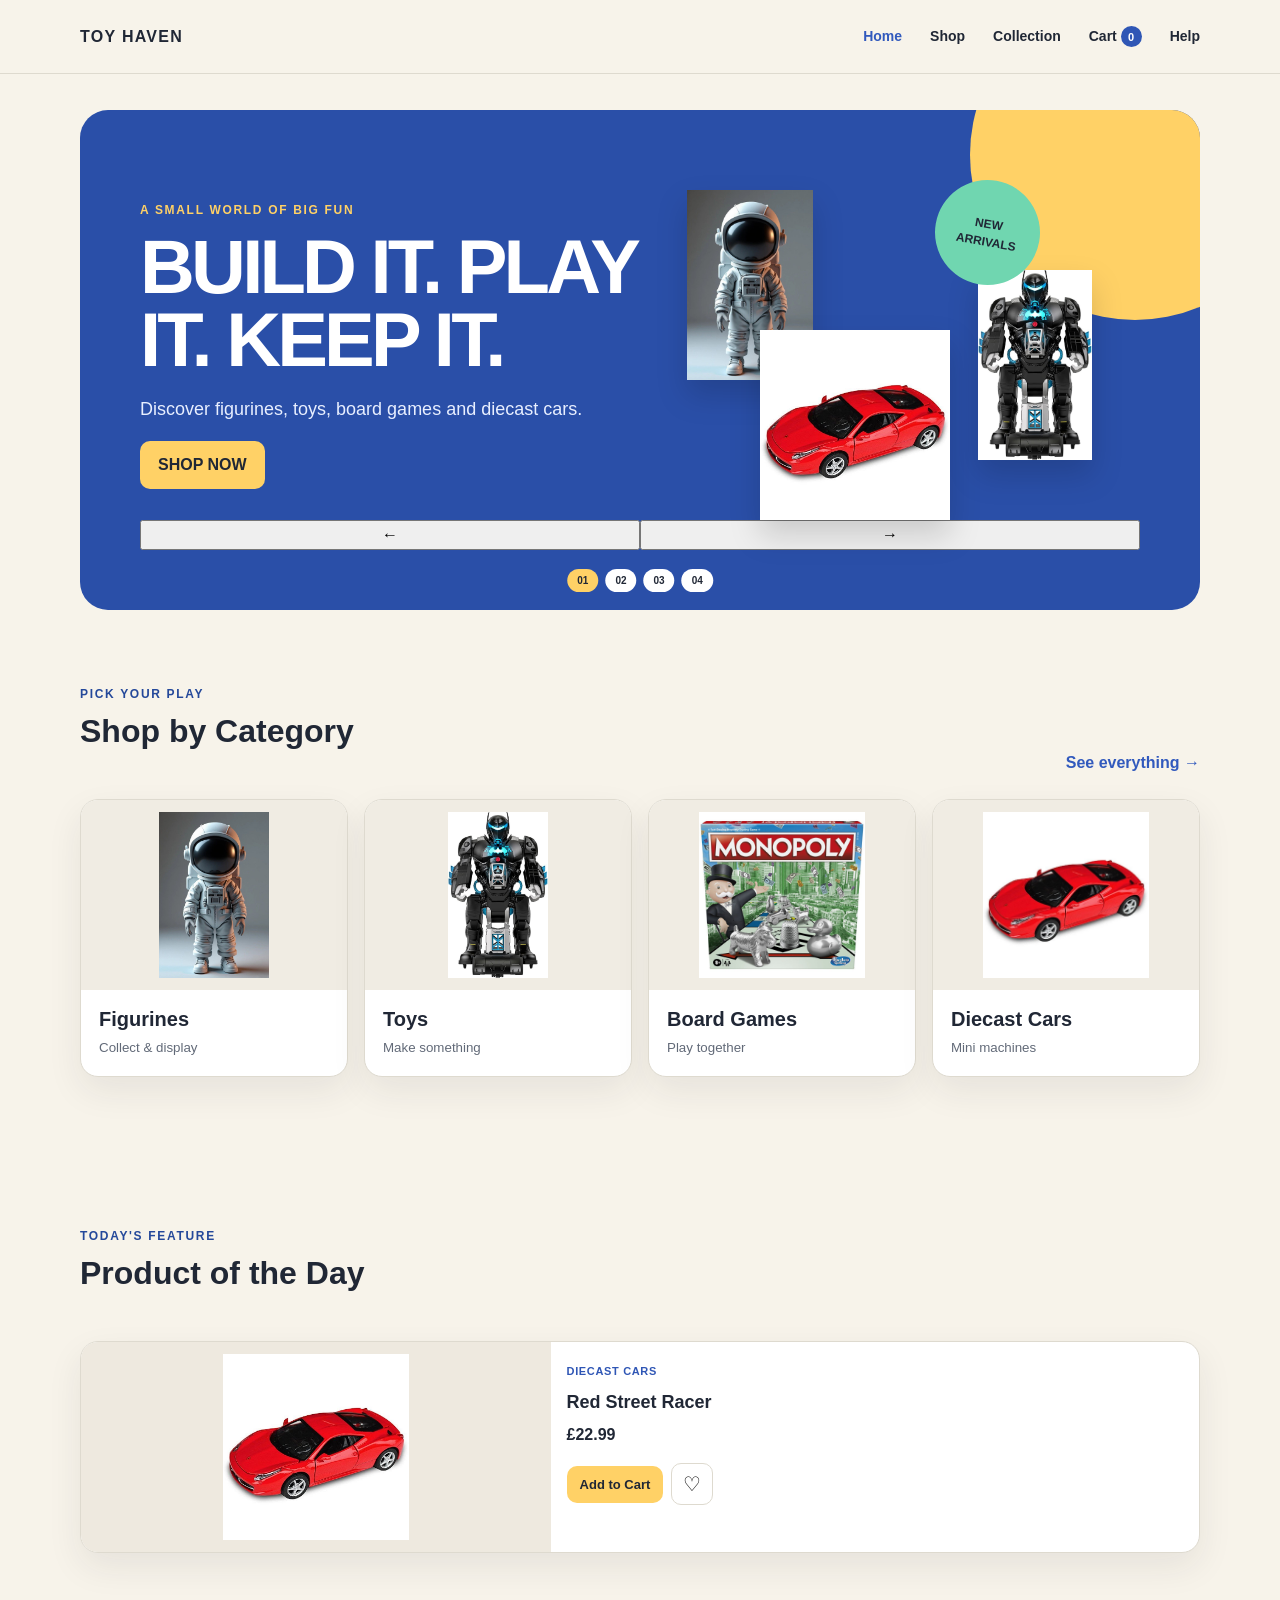
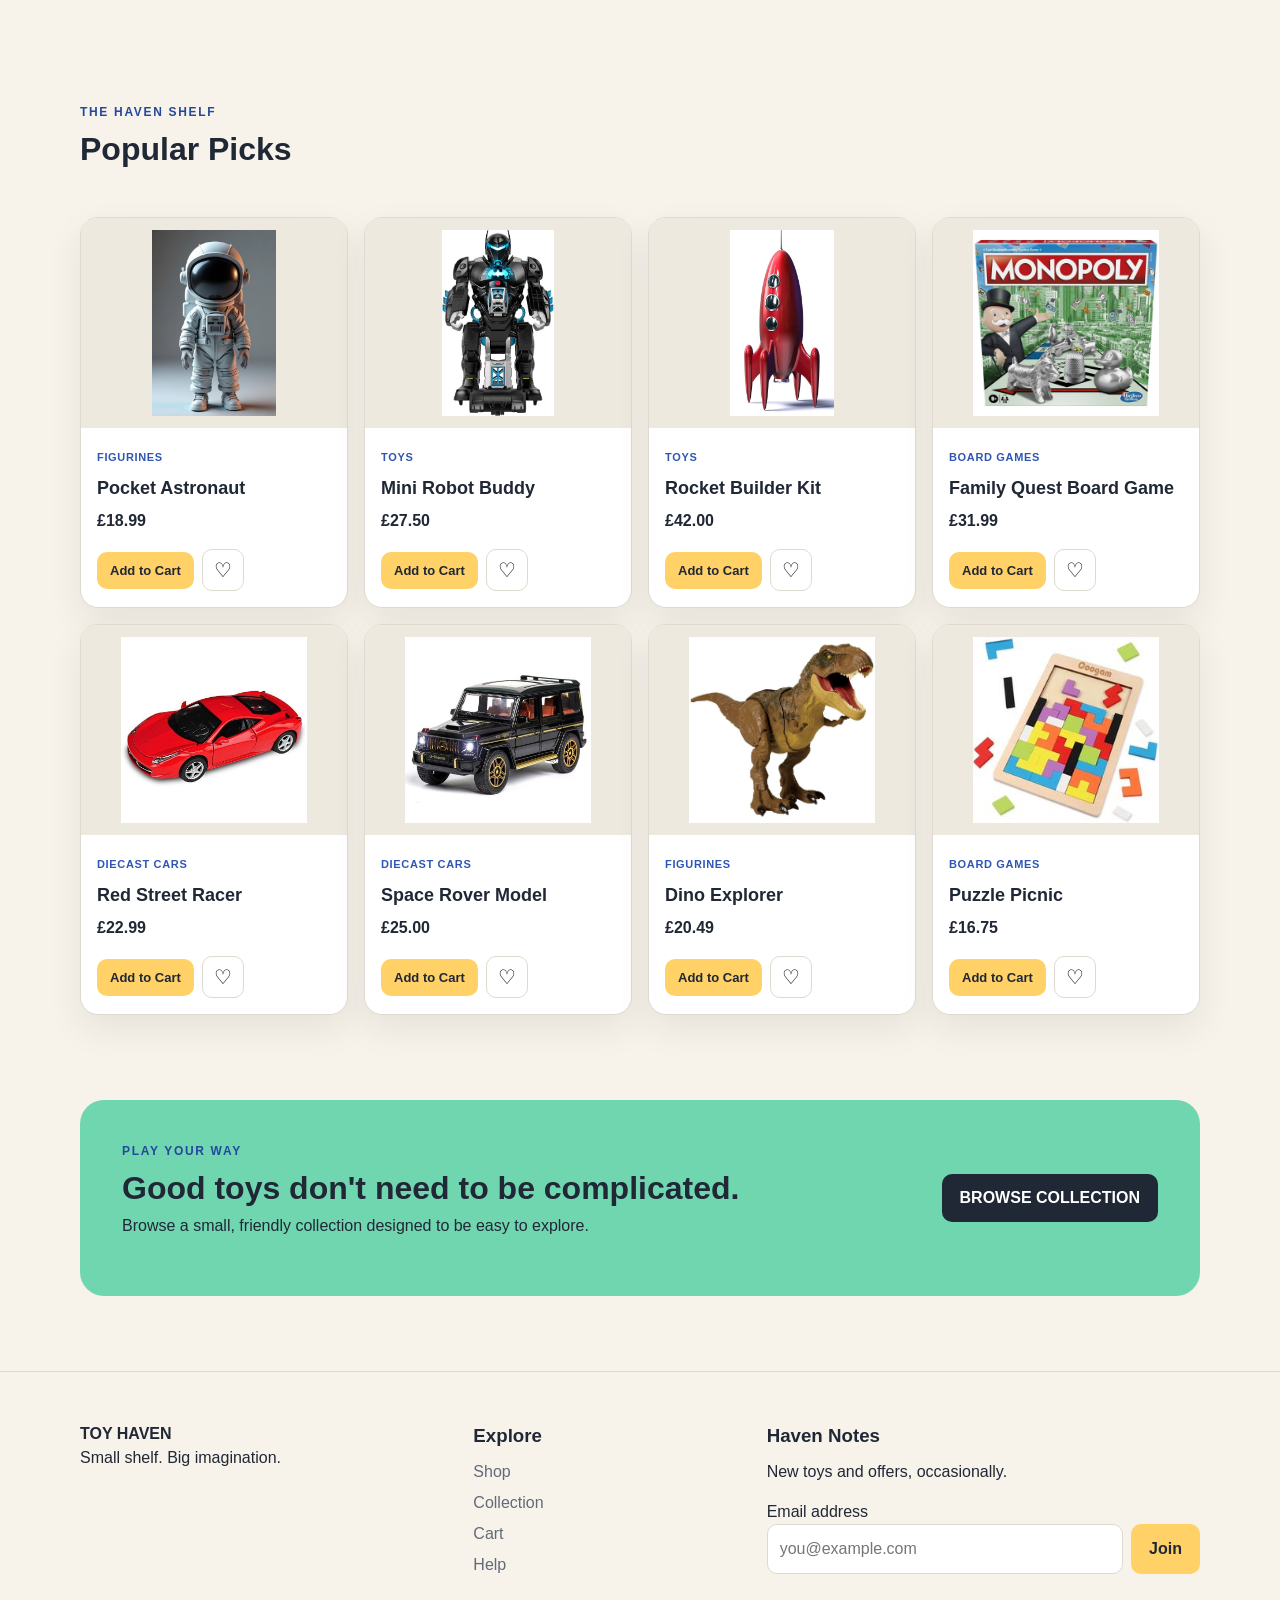
<file: index.html>
<!DOCTYPE html>
<html lang="en">
<head>
  <meta charset="UTF-8">

  <meta name="viewport" content="width=device-width, initial-scale=1.0">

  <meta name="description"
        content="Toy Haven - a playful collection of figurines, toys, board games and diecast cars.">

  <meta name="theme-color" content="#4B7BEC">

  <link rel="icon" href="assets/favicon.svg" type="image/svg+xml">

  <link rel="manifest" href="manifest.json">

  <link rel="stylesheet" href="css/style.css">

  <title>Toy Haven | Home</title>
</head>

<body data-page="home">

<header class="site-header">

  <a class="brand" href="index.html">TOY HAVEN</a>

  <button
    class="menu-toggle"
    aria-label="Open navigation"
    aria-expanded="false">

    <span></span>
    <span></span>
    <span></span>

  </button>

  <nav class="site-nav" aria-label="Main navigation">

    <a class="active" href="index.html">Home</a>

    <a href="products.html">Shop</a>

    <a href="wishlist.html">Collection</a>

    <a href="cart.html">Cart <span class="cart-count">0</span></a>

    <a href="support.html">Help</a>

  </nav>

</header>

<main>

  <!-- Hero Section -->
  <section class="hero loft-hero">

    <div class="hero-copy">

      <p class="eyebrow">A SMALL WORLD OF BIG FUN</p>

      <h1 id="hero-title">
        BUILD IT. PLAY IT. KEEP IT.
      </h1>

      <p id="hero-text">
        Discover figurines, toys, board games and diecast cars.
      </p>

      <a class="btn" href="products.html">
        SHOP NOW
      </a>

    </div>

    <div class="hero-collage" aria-hidden="true">

      <img class="float-one" src="assets/astronut.jpg" alt="">
      <img class="float-two" src="assets/robot.jpg" alt="">
      <img class="float-three" src="assets/car.jpg" alt="">

      <div class="sticker">
        NEW<br>
        ARRIVALS
      </div>

    </div>

    <div
      id="hero-dots"
      class="hero-dots">
    </div>

  </section>


  <!-- Shop by Category -->
  <section class="section reveal">

    <div class="section-heading">

      <div>

        <p class="eyebrow">PICK YOUR PLAY</p>

        <h2>Shop by Category</h2>

      </div>

      <a class="text-link" href="products.html">
        See everything →
      </a>

    </div>


    <div class="mood-grid">

      <a href="products.html?category=Figurines" class="mood-card">

        <img src="assets/astronut.jpg" alt="Figurines">

        <span>Figurines</span>

        <small>Collect &amp; display</small>

      </a>


      <a href="products.html?category=Toys" class="mood-card">

        <img src="assets/robot.jpg" alt="Toys">

        <span>Toys</span>

        <small>Make something</small>

      </a>


      <a href="products.html?category=Board%20Games" class="mood-card">

        <img src="assets/boardgame.jpg" alt="Board Games">

        <span>Board Games</span>

        <small>Play together</small>

      </a>


      <a href="products.html?category=Diecast%20Cars" class="mood-card">

        <img src="assets/car.jpg" alt="Diecast Cars">
        <span>Diecast Cars</span>
        <small>Mini machines</small>

      </a>

    </div>

  </section>


  <!-- Product of the Day -->
  <section class="section reveal">

    <div class="section-heading">

      <div>

        <p class="eyebrow">TODAY'S FEATURE</p>

        <h2>Product of the Day</h2>

      </div>

    </div>

    <div
      id="featured-product"
      class="product-grid featured-grid">
    </div>

  </section>


  <!-- Popular Products -->
  <section class="section reveal">

    <div class="section-heading">

      <div>

        <p class="eyebrow">THE HAVEN SHELF</p>

        <h2>Popular Picks</h2>

      </div>

    </div>

    <div
      id="home-product-grid"
      class="product-grid">
    </div>

  </section>


  <!-- Promotional Banner -->
  <section class="banner reveal">

    <div>

      <p class="eyebrow">PLAY YOUR WAY</p>

      <h2>Good toys don't need to be complicated.</h2>

      <p>Browse a small, friendly collection designed to be easy to explore.</p>

    </div>

    <a class="btn btn-dark" href="products.html">BROWSE COLLECTION</a>

  </section>

</main>


<!-- Footer -->
<footer class="site-footer">

  <div>

    <strong>TOY HAVEN</strong>

    <p>
      Small shelf. Big imagination.
    </p>

  </div>

  <div>

    <h3>Explore</h3>

    <a href="products.html">Shop</a>

    <a href="wishlist.html">Collection</a>

    <a href="cart.html">Cart</a>

    <a href="support.html">Help</a>

  </div>

  <!-- Newsletter -->
  <form
    id="newsletter-form"
    class="newsletter">

    <h3>Haven Notes</h3>

    <p>
      New toys and offers, occasionally.
    </p>

    <label
      class="sr-only"
      for="newsletter-email">
      Email address
    </label>

    <div class="inline-form">

      <input
        id="newsletter-email"
        type="email"
        placeholder="you@example.com"
        required>

      <button class="btn" type="submit">Join</button>

    </div>

    <small
      id="newsletter-message"
      class="form-message">
    </small>

  </form>

</footer>

<!-- Toast Notification -->
<div
  id="toast"
  class="toast"
  role="status"
  aria-live="polite">
</div>

<script src="js/products-data.js"></script>

<script src="js/app.js"></script>

</body>
</html>
</file>
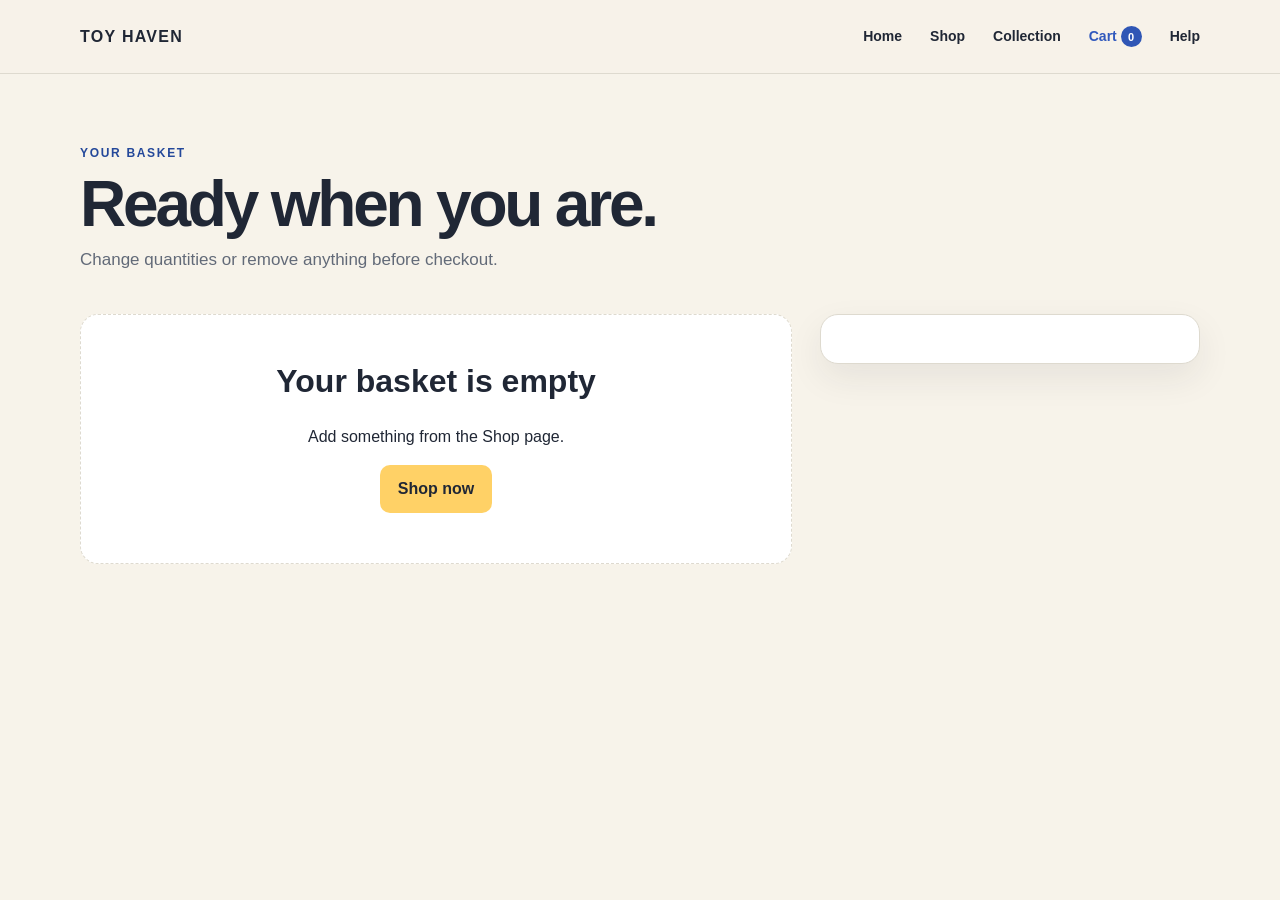
<file: cart.html>
<!DOCTYPE html>
<html lang="en">

<head>
    <meta charset="UTF-8">
    <meta name="viewport" content="width=device-width, initial-scale=1.0">

    <meta name="description" content="Toy Haven shopping cart.">
    <meta name="theme-color" content="#4B7BEC">

    <link rel="icon" href="assets/favicon.svg" type="image/svg+xml">
    <link rel="manifest" href="manifest.json">
    <link rel="stylesheet" href="css/style.css">

    <title>Toy Haven | Cart</title>
</head>

<body data-page="cart">

    <!--Header-->
    <header class="site-header">

        <a class="brand" href="index.html">TOY HAVEN</a>

        <!--Mobile menu button-->
        <button 
            class="menu-toggle" 
            aria-label="Open navigation" 
            aria-expanded="false">

            <span></span>
            <span></span>
            <span></span>
        </button>

        <!--Navigation-->
        <nav class="site-nav" aria-label="Main navigation">

            <a href="index.html">Home</a>

            <a href="products.html">Shop</a>

            <a href="wishlist.html">Collection</a>

            <a class="active" href="cart.html">
                Cart <span class="cart-count">0</span>
            </a>

            <a href="support.html">Help</a>

        </nav>

    </header>

    <!--Main content-->
    <main class="page-main">

        <!--Page introduction-->
        <div class="page-intro">

            <p class="eyebrow">YOUR BASKET</p>

            <h1>Ready when you are.</h1>

            <p>
                Change quantities or remove anything before checkout.
            </p>

        </div>

        <!--Cart area-->
        <div class="cart-layout">

            <div>

                <div id="cart-list"></div>

            </div>

            <!--Order summary-->
            <aside 
                id="cart-summary"
                class="summary-card">
            </aside>

        </div>

    </main>

    <!--Toast message-->
    <div 
        id="toast"
        class="toast"
        role="status"
        aria-live="polite">
    </div>

    <!--JavaScript-->
    <script src="js/products-data.js"></script>
    <script src="js/app.js"></script>

</body>

</html>
</file>
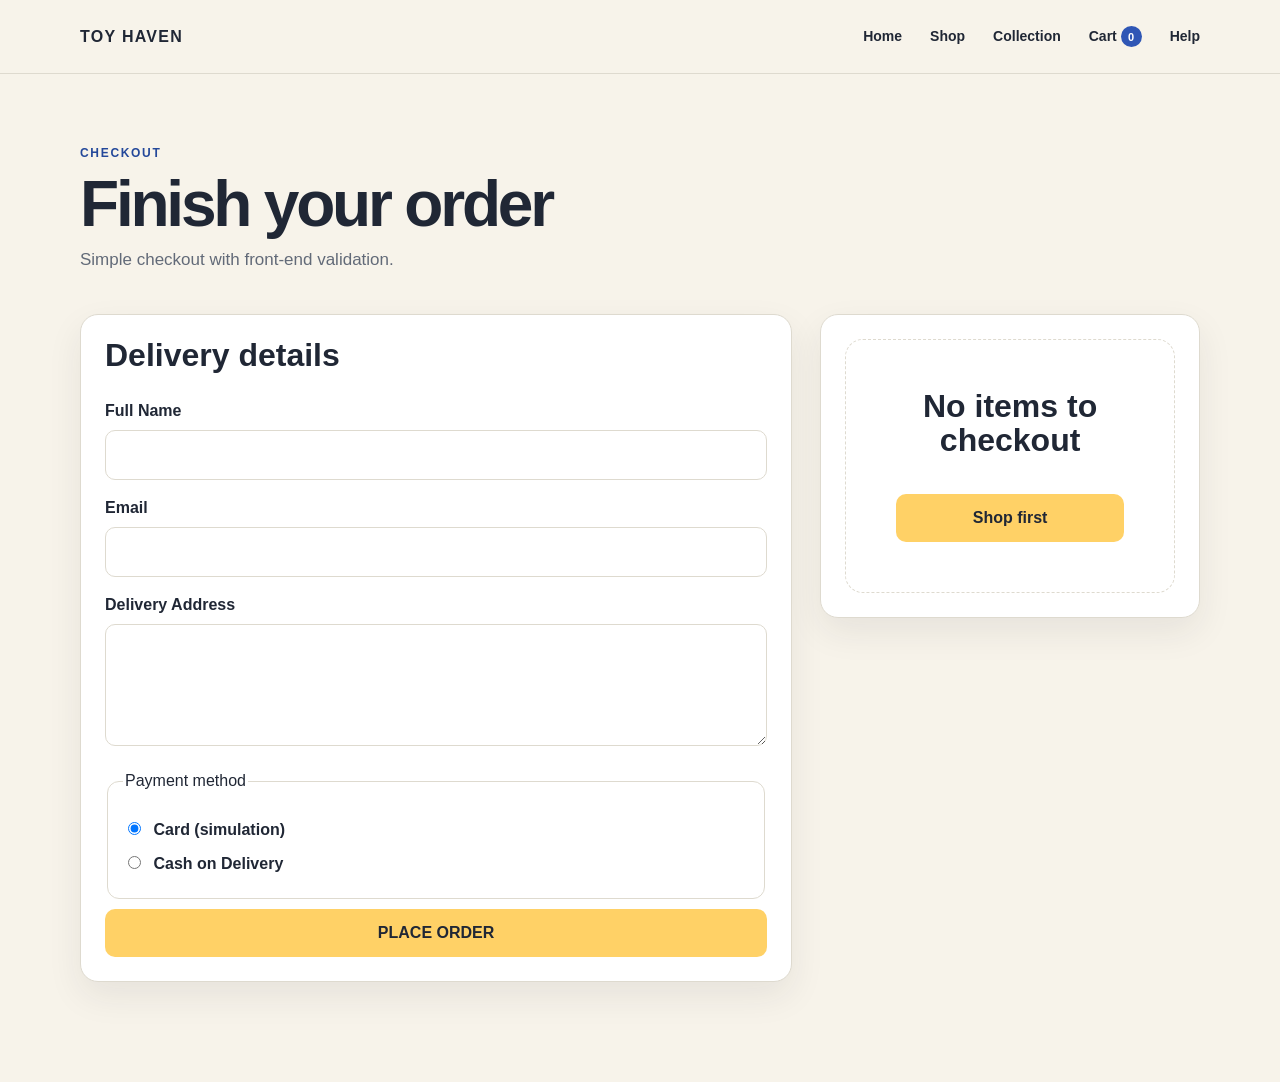
<file: checkout.html>
<!DOCTYPE html>
<html lang="en">

<head>
    <meta charset="UTF-8">
    <meta name="viewport" content="width=device-width, initial-scale=1.0">

    <meta name="description" content="Toy Haven checkout.">
    <meta name="theme-color" content="#4B7BEC">

    <link rel="icon" href="assets/favicon.svg" type="image/svg+xml">
    <link rel="manifest" href="manifest.json">
    <link rel="stylesheet" href="css/style.css">

    <title>Toy Haven | Checkout</title>
</head>

<body data-page="checkout">

    <!--Header-->
    <header class="site-header">

        <a class="brand" href="index.html">TOY HAVEN</a>

        <!--Mobile menu button-->
        <button 
            class="menu-toggle" 
            aria-label="Open navigation" 
            aria-expanded="false">

            <span></span>
            <span></span>
            <span></span>
        </button>

        <!--Navigation-->
        <nav class="site-nav" aria-label="Main navigation">

            <a href="index.html">Home</a>

            <a href="products.html">Shop</a>

            <a href="wishlist.html">Collection</a>

            <a href="cart.html">
                Cart <span class="cart-count">0</span>
            </a>

            <a href="support.html">Help</a>

        </nav>

    </header>

    <!--Main content-->
    <main class="page-main">

        <!--Page introduction-->
        <div class="page-intro">

            <p class="eyebrow">CHECKOUT</p>

            <h1>Finish your order</h1>

            <p>
                Simple checkout with front-end validation.
            </p>

        </div>

        <!--Checkout area-->
        <div class="checkout-layout">

            <!--Checkout form-->
            <form 
                id="checkout-form"
                class="form-card"
                novalidate>

                <h2>Delivery details</h2>

                <!--Full name-->
                <label>
                    Full Name

                    <input 
                        id="checkout-name"
                        name="name"
                        type="text"
                        required>

                </label>

                <!--Email-->
                <label>
                    Email

                    <input 
                        id="checkout-email"
                        name="email"
                        type="email"
                        required>

                </label>

                <!--Address-->
                <label>
                    Delivery Address

                    <textarea 
                        id="checkout-address"
                        name="address"
                        rows="4"
                        required>
                    </textarea>
                </label>

                <!--Payment method-->
                <fieldset>

                    <legend>Payment method</legend>

                    <label class="radio">
                        <input 
                            type="radio"
                            name="payment"
                            value="Card"
                            checked>

                        Card (simulation)
                    </label>

                    <label class="radio">
                        <input 
                            type="radio"
                            name="payment"
                            value="Cash on Delivery">

                        Cash on Delivery
                    </label>

                </fieldset>

                <!--Validation message-->
                <div 
                    id="checkout-message"
                    class="form-message">
                </div>

                <!--Submit button-->
                <button class="btn" type="submit">PLACE ORDER</button>

            </form>

            <!--Order summary-->
            <aside 
                id="checkout-summary"
                class="summary-card">
            </aside>

        </div>

    </main>

    <!--Order success message-->
    <div 
        id="success-box"
        class="success-box"
        aria-hidden="true">
    </div>

    <!--Toast message-->
    <div 
        id="toast"
        class="toast"
        role="status"
        aria-live="polite">
    </div>

    <!--JavaScript-->
    <script src="js/products-data.js"></script>
    <script src="js/app.js"></script>

</body>

</html>
</file>
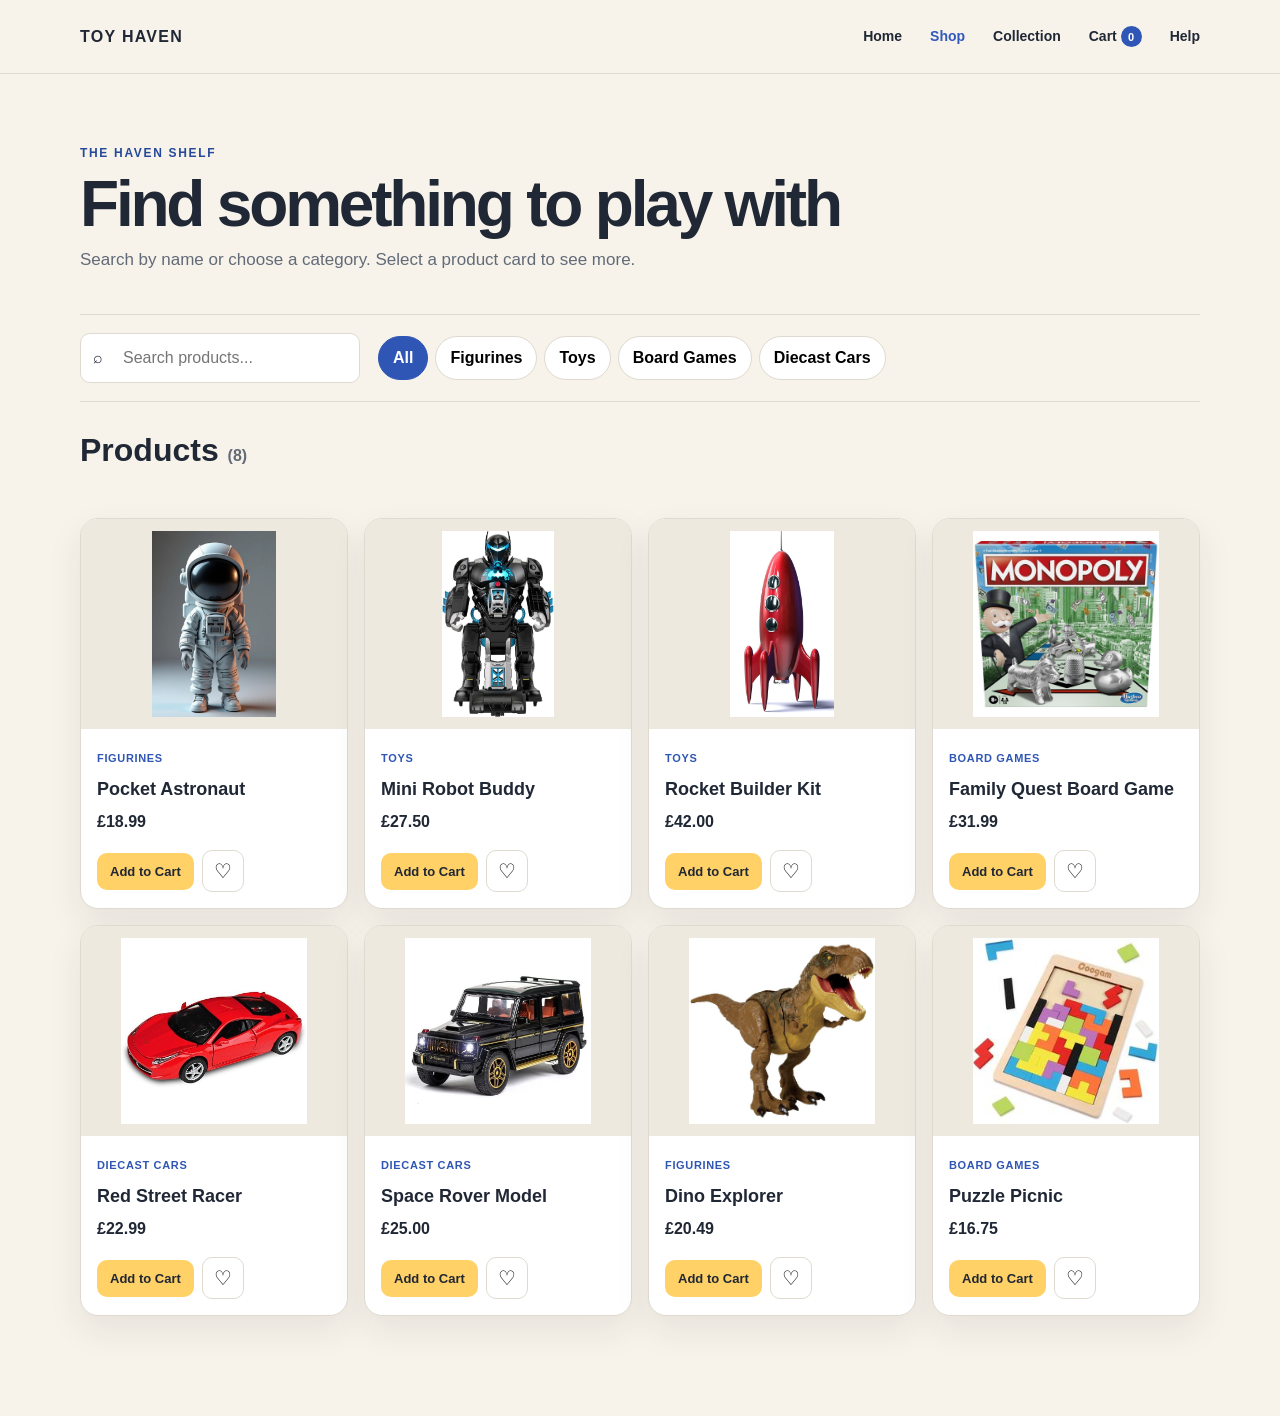
<file: products.html>
<!DOCTYPE html>
<html lang="en">

<head>
    <meta charset="UTF-8">
    <meta name="viewport" content="width=device-width, initial-scale=1.0">

    <meta name="description" content="Browse Toy Haven products.">
    <meta name="theme-color" content="#4B7BEC">

    <link rel="icon" href="assets/favicon.svg" type="image/svg+xml">
    <link rel="manifest" href="manifest.json">
    <link rel="stylesheet" href="css/style.css">

    <title>Toy Haven | Shop</title>
</head>

<body data-page="products">

    <!--Header-->
    <header class="site-header">

        <a class="brand" href="index.html">TOY HAVEN</a>

        <!--Mobile menu button-->
        <button 
            class="menu-toggle" 
            aria-label="Open navigation" 
            aria-expanded="false">

            <span></span>
            <span></span>
            <span></span>
        </button>

        <!--Navigation-->
        <nav class="site-nav" aria-label="Main navigation">

            <a href="index.html">Home</a>

            <a class="active" href="products.html">Shop</a>

            <a href="wishlist.html">Collection</a>

            <a href="cart.html">
                Cart <span class="cart-count">0</span>
            </a>

            <a href="support.html">Help</a>

        </nav>

    </header>

    <!--Main content-->
    <main class="page-main">

        <!--Page introduction-->
        <div class="page-intro">

            <p class="eyebrow">THE HAVEN SHELF</p>

            <h1>Find something to play with</h1>

            <p>
                Search by name or choose a category.
                Select a product card to see more.
            </p>

        </div>

        <!--Search and category controls-->
        <div class="shop-controls">

            <!--Search-->
            <label class="search-box">

                <span>⌕</span>

                <input 
                    id="product-search"
                    type="search"
                    placeholder="Search products..."
                    aria-label="Search products">

            </label>

            <!--Category filters-->
            <div 
                id="category-filters"
                class="filters">
            </div>

        </div>

        <!--Product count-->
        <div class="section-heading compact">

            <h2>
                Products 
                <span id="product-count" class="count"></span>
            </h2>

        </div>

        <!--Product cards-->
        <div id="product-grid" class="product-grid"></div>

    </main>

    <!--Product details modal-->
    <div 
        id="product-modal"
        class="modal"
        aria-hidden="true">

        <div 
            class="modal-box"
            role="dialog"
            aria-modal="true"
            aria-labelledby="modal-title">

            <button 
                class="modal-close"
                aria-label="Close">×</button>

            <div id="modal-content"></div>

        </div>

    </div>

    <!--Toast message-->
    <div 
        id="toast"
        class="toast"
        role="status"
        aria-live="polite">
    </div>

    <!--Javascript-->
    <script src="js/products-data.js"></script>
    <script src="js/app.js"></script>

</body>

</html>
</file>
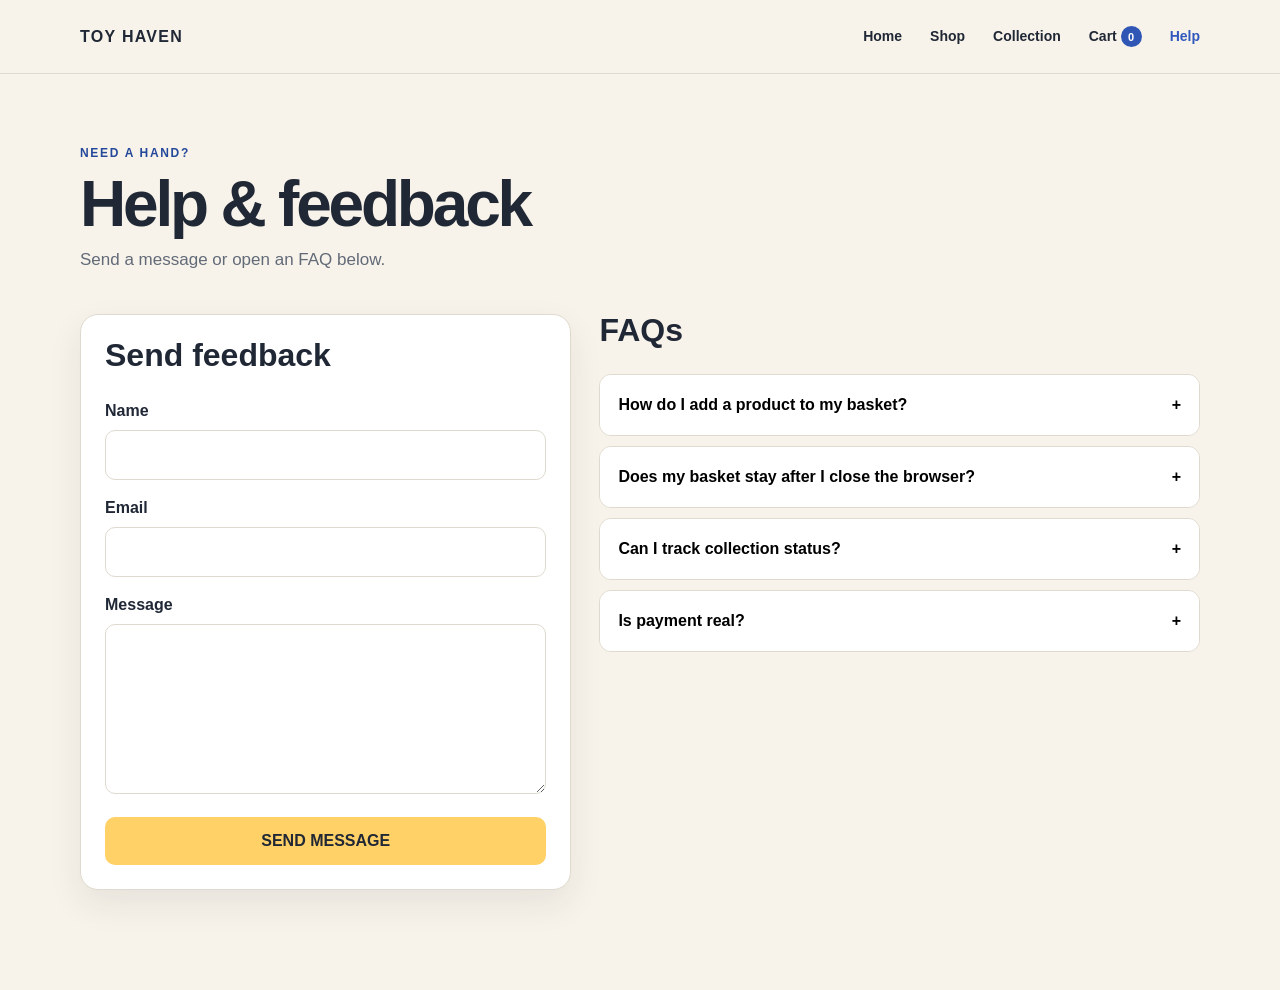
<file: support.html>
<!DOCTYPE html>
<html lang="en">

<head>
    <meta charset="UTF-8">
    <meta name="viewport" content="width=device-width, initial-scale=1.0">

    <meta name="description" content="Toy Haven feedback and support.">
    <meta name="theme-color" content="#4B7BEC">

    <link rel="icon" href="assets/favicon.svg" type="image/svg+xml">
    <link rel="manifest" href="manifest.json">
    <link rel="stylesheet" href="css/style.css">

    <title>Toy Haven | Help</title>
</head>

<body data-page="support">

    <!--Header-->
    <header class="site-header">

        <a class="brand" href="index.html">TOY HAVEN</a>

        <!--Mobile menu button-->
        <button 
            class="menu-toggle" 
            aria-label="Open navigation" 
            aria-expanded="false">

            <span></span>
            <span></span>
            <span></span>
        </button>

        <!--Navigation-->
        <nav class="site-nav" aria-label="Main navigation">

            <a href="index.html">Home</a>

            <a href="products.html">Shop</a>

            <a href="wishlist.html">Collection</a>

            <a href="cart.html">
                Cart <span class="cart-count">0</span>
            </a>

            <a class="active" href="support.html">Help</a>

        </nav>

    </header>

    <!--Main content-->
    <main class="page-main">

        <!--Page introduction-->
        <div class="page-intro">

            <p class="eyebrow">NEED A HAND?</p>

            <h1>Help & feedback</h1>

            <p>
                Send a message or open an FAQ below.
            </p>

        </div>

        <!--Support area-->
        <div class="support-layout">

            <!--Feedback form-->
            <form 
                id="feedback-form"
                class="form-card"
                novalidate>

                <h2>Send feedback</h2>

                <!--Name-->
                <label>
                    Name
                    <input 
                        id="feedback-name"
                        name="name"
                        type="text"
                        required>

                </label>

                <!--Email-->
                <label>
                    Email
                    <input 
                        id="feedback-email"
                        name="email"
                        type="email"
                        required>

                </label>

                <!--Message-->
                <label>
                    Message
                    <textarea 
                        id="feedback-message"
                        name="message"
                        rows="6"
                        required>
                    </textarea>
                </label>

                <!--Feedback status-->
                <div 
                    id="feedback-status"
                    class="form-message">
                </div>

                <!--Submit button-->
                <button class="btn" type="submit">SEND MESSAGE</button>

            </form>

            <!--FAQ section-->
            <section>

                <h2>FAQs</h2>

                <div 
                    id="faq-list"
                    class="faq-list">
                </div>

            </section>

        </div>

    </main>

    <!--Toast message-->
    <div 
        id="toast"
        class="toast"
        role="status"
        aria-live="polite">
    </div>

    <!--JavaScript-->
    <script src="js/products-data.js"></script>
    <script src="js/app.js"></script>

</body>

</html>
</file>
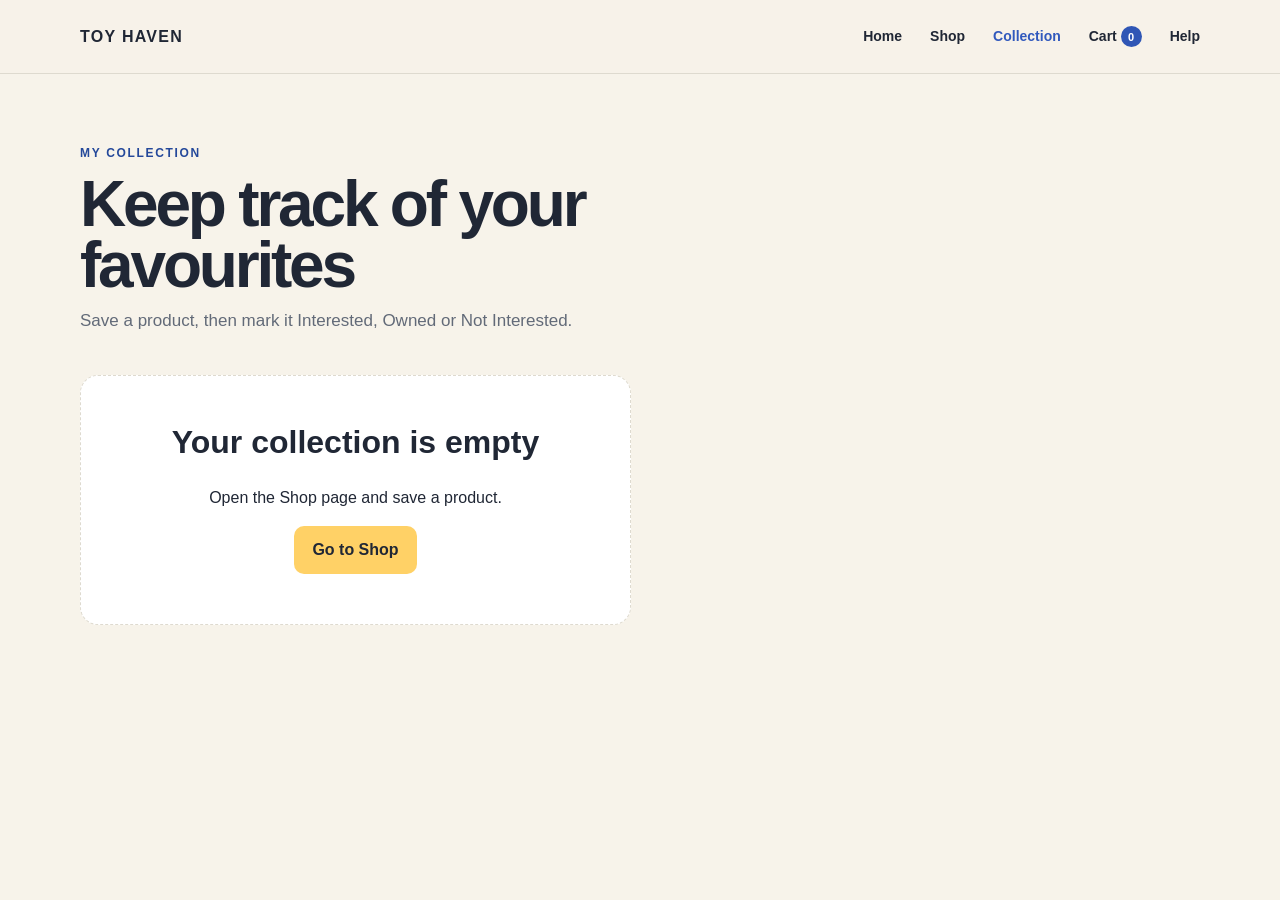
<file: wishlist.html>
<!DOCTYPE html>
<html lang="en">

<head>
    <meta charset="UTF-8">
    <meta name="viewport" content="width=device-width, initial-scale=1.0">

    <meta name="description" content="Toy Haven collection and wishlist.">
    <meta name="theme-color" content="#4B7BEC">

    <link rel="icon" href="assets/favicon.svg" type="image/svg+xml">
    <link rel="manifest" href="manifest.json">
    <link rel="stylesheet" href="css/style.css">

    <title>Toy Haven | Collection</title>
</head>

<body data-page="wishlist">

    <!--Header-->
    <header class="site-header">

        <a class="brand" href="index.html">TOY HAVEN</a>

        <!--Mobile menu button-->
        <button 
            class="menu-toggle" 
            aria-label="Open navigation" 
            aria-expanded="false">

            <span></span>
            <span></span>
            <span></span>
        </button>

        <!--Navigation-->
        <nav class="site-nav" aria-label="Main navigation">

            <a href="index.html">Home</a>

            <a href="products.html">Shop</a>

            <a class="active" href="wishlist.html">Collection</a>

            <a href="cart.html">
                Cart <span class="cart-count">0</span>
            </a>

            <a href="support.html">Help</a>

        </nav>

    </header>

    <!--Main content-->
    <main class="page-main">

        <!--Page introduction-->
        <div class="page-intro">

            <p class="eyebrow">MY COLLECTION</p>

            <h1>Keep track of your favourites</h1>

            <p>
                Save a product, then mark it Interested, Owned or Not Interested.
            </p>

        </div>

        <!--Wishlist/ Collection products-->
        <div 
        id="wishlist-list" 
        class="collection-grid"></div>

    </main>

    <!--Toast message-->
    <div 
        id="toast" 
        class="toast" 
        role="status" 
        aria-live="polite">
    </div>

    <!--JavaScript-->
    <script src="js/products-data.js"></script>
    <script src="js/app.js"></script>

</body>

</html>
</file>
<file: css/style.css>
:root {
    --blue: #2F56B5;
    --blue-dark: #3159BD;
    --yellow: #FFD166;
    --mint: #70D6B0;
    --cream: #F7F3EA;
    --ink: #202735;
    --muted: #626A78;
    --white: #fff;
    --line: #DEDACF;
    --shadow: 0 14px 35px rgba(32,39,53,.08);
    --radius: 18px;
}


/* ==============================
   GENERAL STYLES
   ============================== */

* {
    box-sizing: border-box;
}

html {
    scroll-behavior: smooth;
}

body {
    margin: 0;
    background: var(--cream);
    color: var(--ink);
    font-family: Arial, Helvetica, sans-serif;
    line-height: 1.5;
}

img {
    max-width: 100%;
    display: block;
}

button,
input,
textarea,
select {
    font: inherit;
}

button,
a {
    transition: .2s ease;
}

a {
    color: inherit;
    text-decoration: none;
}


/* ==============================
   HEADER AND NAVIGATION
   ============================== */

.site-header {
    height: 74px;
    border-bottom: 1px solid var(--line);
    display: flex;
    align-items: center;
    justify-content: space-between;
    padding: 0 max(24px, calc((100% - 1120px) / 2));
    background: rgba(247,243,234,.96);
    position: sticky;
    top: 0;
    z-index: 20;
}

.brand {
    font-weight: 900;
    letter-spacing: .08em;
}

.site-nav {
    display: flex;
    gap: 28px;
    align-items: center;
}

.site-nav a {
    font-size: 14px;
    font-weight: 700;
}

.site-nav a:hover,
.site-nav a.active {
    color: var(--blue-dark);
}

.cart-count {
    display: inline-grid;
    place-items: center;
    min-width: 21px;
    height: 21px;
    padding: 0 5px;
    border-radius: 99px;
    background: var(--blue);
    color: #fff;
    font-size: 11px;
}

.menu-toggle {
    display: none;
    background: none;
    border: 0;
    width: 42px;
    height: 42px;
}

.menu-toggle span {
    display: block;
    width: 22px;
    height: 2px;
    background: var(--ink);
    margin: 5px auto;
}


/* ==============================
   MAIN LAYOUT
   ============================== */

.hero,
.section,
.page-main {
    width: min(1120px, calc(100% - 40px));
    margin: auto;
}


/* ==============================
   HERO SECTION
   ============================== */

.loft-hero {
    margin-top: 36px;
    min-height: 480px;
    background: #2A4FA8;
    border-radius: 28px;
    padding: 60px;
    display: grid;
    grid-template-columns: 1fr 1fr;
    align-items: center;
    position: relative;
    overflow: hidden;
    color: #fff;
}

.loft-hero:after {
    content: "";
    position: absolute;
    width: 330px;
    height: 330px;
    border-radius: 50%;
    background: var(--yellow);
    right: -100px;
    top: -120px;
}

.hero-copy {
    position: relative;
    z-index: 2;
    max-width: 540px;
}

.eyebrow {
    color: #24489A;
    font-size: 12px;
    font-weight: 900;
    letter-spacing: .14em;
    margin: 0 0 12px;
    text-transform: uppercase;
}

.loft-hero .eyebrow {
    color: var(--yellow);
}


/* ==============================
   HEADINGS AND TEXT
   ============================== */

h1,
h2,
h3,
p {
    margin-top: 0;
}

h1 {
    font-size: clamp(40px, 6vw, 76px);
    line-height: .95;
    margin-bottom: 20px;
    letter-spacing: -.05em;
}

h2 {
    font-size: 32px;
    line-height: 1.05;
}

.hero-copy > p:not(.eyebrow) {
    font-size: 18px;
    color: #e8efff;
    max-width: 500px;
}


/* ==============================
   BUTTONS
   ============================== */

.btn {
    display: inline-flex;
    align-items: center;
    justify-content: center;
    border: 0;
    border-radius: 10px;
    background: var(--yellow);
    color: var(--ink);
    padding: 12px 18px;
    font-weight: 900;
    cursor: pointer;
}

.btn:hover {
    transform: translateY(-2px);
    box-shadow: 0 8px 18px rgba(0,0,0,.12);
}

.btn-dark {
    background: var(--ink);
    color: #fff;
}

.btn.small {
    padding: 9px 13px;
    font-size: 13px;
}


/* ==============================
   HERO COLLAGE
   ============================== */

.hero-collage {
    height: 350px;
    position: relative;
    z-index: 2;
}

.hero-collage img {
    position: absolute;
    width: 190px;
    height: 190px;
    object-fit: contain;
    filter: drop-shadow(0 15px 15px rgba(0,0,0,.15));
    animation: float 4s ease-in-out infinite;
}

.float-one {
    left: 15px;
    top: 20px;
}

.float-two {
    right: 10px;
    top: 100px;
    animation-delay: .7s !important;
}

.float-three {
    left: 120px;
    bottom: 0;
    animation-delay: 1.3s !important;
}

.sticker {
    position: absolute;
    right: 100px;
    top: 10px;
    background: var(--mint);
    color: var(--ink);
    width: 105px;
    height: 105px;
    border-radius: 50%;
    display: grid;
    place-items: center;
    text-align: center;
    font-weight: 900;
    font-size: 12px;
    transform: rotate(10deg);
}

.hero-dots {
    position: absolute;
    bottom: 18px;
    left: 50%;
    transform: translateX(-50%);
    display: flex;
    gap: 7px;
    z-index: 4;
}

.hero-dots button {
    border: 0;
    border-radius: 99px;
    padding: 4px 10px;
    background: #fff;
    color: var(--ink);
    font-size: 10px;
    font-weight: 800;
    cursor: pointer;
}

.hero-dots button.active {
    background: var(--yellow);
}


/* ==============================
   SECTIONS
   ============================== */

.section {
    padding: 75px 0;
}

.section-heading {
    display: flex;
    align-items: end;
    justify-content: space-between;
    margin-bottom: 24px;
}

.section-heading.compact {
    margin-top: 32px;
}

.text-link {
    font-weight: 800;
    color: var(--blue-dark);
}


/* ==============================
   MOOD CARDS
   ============================== */

.mood-grid {
    display: grid;
    grid-template-columns: repeat(4, 1fr);
    gap: 16px;
}

.mood-card {
    background: #fff;
    border: 1px solid var(--line);
    border-radius: var(--radius);
    overflow: hidden;
    padding-bottom: 18px;
    box-shadow: var(--shadow);
}

.mood-card:hover {
    transform: translateY(-5px);
}

.mood-card img {
    height: 190px;
    width: 100%;
    object-fit: contain;
    background: #f0ece3;
    padding: 12px;
}

.mood-card span,
.mood-card small {
    display: block;
    margin-left: 18px;
}

.mood-card span {
    font-size: 20px;
    font-weight: 900;
    margin-top: 14px;
}

.mood-card small {
    color: var(--muted);
    margin-top: 4px;
}


/* ==============================
   PRODUCT CARDS
   ============================== */

.product-grid {
    display: grid;
    grid-template-columns: repeat(4, 1fr);
    gap: 16px;
}

.featured-grid {
    grid-template-columns: minmax(0, 1fr);
}

.featured-grid .product-card {
    display: grid;
    grid-template-columns: 42% 1fr;
}

.product-card {
    background: #fff;
    border: 1px solid var(--line);
    border-radius: var(--radius);
    overflow: hidden;
    box-shadow: var(--shadow);
}

.product-image {
    width: 100%;
    height: 210px;
    border: 0;
    background: #eee9df;
    padding: 12px;
    cursor: pointer;
}

.product-image img {
    width: 100%;
    height: 100%;
    object-fit: contain;
}

.product-info {
    padding: 16px;
}

.tag {
    display: inline-block;
    font-size: 11px;
    font-weight: 900;
    text-transform: uppercase;
    letter-spacing: .06em;
    color: var(--blue);
}

.product-info h3 {
    font-size: 18px;
    margin: 7px 0;
}

.price {
    font-weight: 900;
}

.card-actions {
    display: flex;
    gap: 8px;
    align-items: center;
}

.heart-btn {
    width: 42px;
    height: 42px;
    border: 1px solid var(--line);
    background: #fff;
    border-radius: 10px;
    cursor: pointer;
    font-size: 20px;
}

.heart-btn:hover {
    background: var(--yellow);
}


/* ==============================
   BANNER
   ============================== */

.banner {
    width: min(1120px, calc(100% - 40px));
    margin: 10px auto 75px;
    padding: 42px;
    border-radius: 24px;
    background: var(--mint);
    display: flex;
    align-items: center;
    justify-content: space-between;
    gap: 30px;
}

.banner h2 {
    max-width: 650px;
    margin-bottom: 8px;
}


/* ==============================
   FOOTER
   ============================== */

.site-footer {
    border-top: 1px solid var(--line);
    padding: 50px max(24px, calc((100% - 1120px) / 2));
    display: grid;
    grid-template-columns: 1fr .7fr 1.3fr;
    gap: 60px;
}

.site-footer h3 {
    margin-bottom: 10px;
}

.site-footer a {
    display: block;
    margin: 7px 0;
    color: var(--muted);
}


/* ==============================
   FORMS
   ============================== */

.inline-form {
    display: flex;
    gap: 8px;
}

.inline-form input,
.search-box input {
    min-width: 0;
    flex: 1;
    border: 1px solid var(--line);
    border-radius: 10px;
    padding: 12px;
    background: #fff;
    outline: none;
}

.inline-form input:focus,
.search-box input:focus,
input:focus,
textarea:focus,
select:focus {
    border-color: var(--blue);
    outline: 3px solid rgba(47,86,181,.12);
}

.form-message {
    margin: 10px 0;
    font-weight: 700;
}

.form-message.error {
    color: #C43C3C;
}

.form-message.success {
    color: #19764F;
}


/* ==============================
   PAGE CONTENT
   ============================== */

.page-main {
    padding: 70px 0 100px;
}

.page-intro {
    max-width: 760px;
    margin-bottom: 42px;
}

.page-intro h1 {
    font-size: clamp(40px, 6vw, 64px);
    margin-bottom: 12px;
}

.page-intro > p:last-child {
    color: var(--muted);
    font-size: 17px;
}


/* ==============================
   SHOP CONTROLS
   ============================== */

.shop-controls {
    border-top: 1px solid var(--line);
    border-bottom: 1px solid var(--line);
    padding: 18px 0;
    display: flex;
    gap: 18px;
    align-items: center;
}

.search-box {
    display: flex;
    align-items: center;
    gap: 8px;
    background: #fff;
    border: 1px solid var(--line);
    border-radius: 10px;
    padding-left: 12px;
    min-width: 280px;
}

.search-box input {
    border: 0;
}

.filters {
    display: flex;
    gap: 7px;
    flex-wrap: wrap;
}

.filters button {
    border: 1px solid var(--line);
    background: #fff;
    border-radius: 99px;
    padding: 9px 14px;
    font-weight: 800;
    cursor: pointer;
}

.filters button.active,
.filters button:hover {
    background: var(--blue);
    color: #fff;
    border-color: var(--blue);
}

.count {
    color: var(--muted);
    font-size: 16px;
}


/* ==============================
   CART, CHECKOUT AND SUPPORT
   ============================== */

.cart-layout,
.checkout-layout,
.support-layout {
    display: grid;
    grid-template-columns: 1.5fr .8fr;
    gap: 28px;
}

.cart-item {
    display: grid;
    grid-template-columns: 100px 1fr auto;
    gap: 18px;
    align-items: center;
    background: #fff;
    border: 1px solid var(--line);
    padding: 15px;
    border-radius: var(--radius);
    margin-bottom: 12px;
}

.cart-item img {
    width: 100px;
    height: 90px;
    object-fit: contain;
    background: #f0ece3;
    border-radius: 12px;
}

.cart-details h2 {
    font-size: 19px;
    margin: 0 0 5px;
}

.quantity {
    display: flex;
    align-items: center;
    gap: 12px;
    margin-top: 10px;
}

.quantity button {
    width: 30px;
    height: 30px;
    border: 1px solid var(--line);
    background: #fff;
    border-radius: 8px;
    cursor: pointer;
}


/* ==============================
   SUMMARY AND FORM CARDS
   ============================== */

.summary-card,
.form-card {
    background: #fff;
    border: 1px solid var(--line);
    border-radius: var(--radius);
    padding: 24px;
    box-shadow: var(--shadow);
    height: max-content;
}

.summary-card {
    position: sticky;
    top: 95px;
}

.summary-card .btn,
.summary-card a.btn {
    width: 100%;
    margin-top: 10px;
}

.summary-row {
    display: flex;
    justify-content: space-between;
    gap: 15px;
    border-bottom: 1px solid #eee;
    padding: 12px 0;
}

.summary-row.total {
    font-size: 20px;
    border-bottom: 0;
}

.form-card label {
    display: block;
    font-weight: 800;
    margin: 16px 0;
}

.form-card input,
.form-card textarea,
.form-card select {
    width: 100%;
    margin-top: 7px;
    border: 1px solid var(--line);
    border-radius: 10px;
    padding: 12px;
    background: #fff;
}

.form-card fieldset {
    border: 1px solid var(--line);
    border-radius: 12px;
    padding: 15px;
}

.form-card .radio {
    font-weight: 600;
    margin: 7px 0;
}

.form-card .radio input {
    width: auto;
    margin-right: 8px;
}

.form-card > .btn {
    width: 100%;
}


/* ==============================
   COLLECTION
   ============================== */

.collection-grid {
    display: grid;
    grid-template-columns: repeat(2, 1fr);
    gap: 18px;
}

.collection-card {
    display: grid;
    grid-template-columns: 190px 1fr;
    gap: 20px;
    background: #fff;
    border: 1px solid var(--line);
    border-radius: var(--radius);
    padding: 16px;
}

.collection-card img {
    width: 190px;
    height: 190px;
    object-fit: contain;
    background: #f0ece3;
    border-radius: 12px;
}

.collection-card h2 {
    font-size: 24px;
    margin: 7px 0;
}

.collection-card select {
    width: 100%;
    padding: 10px;
    border: 1px solid var(--line);
    border-radius: 9px;
    background: #fff;
    margin: 6px 0 12px;
}


/* ==============================
   SUPPORT / FAQ
   ============================== */

.support-layout {
    grid-template-columns: .9fr 1.1fr;
}

.faq-item {
    background: #fff;
    border: 1px solid var(--line);
    border-radius: 12px;
    margin-bottom: 10px;
    overflow: hidden;
}

.faq-item button {
    width: 100%;
    border: 0;
    background: #fff;
    padding: 18px;
    text-align: left;
    font-weight: 900;
    display: flex;
    justify-content: space-between;
    cursor: pointer;
}

.faq-answer {
    display: none;
    padding: 0 18px 18px;
    color: var(--muted);
}

.faq-item.open .faq-answer {
    display: block;
}


/* ==============================
   MODAL
   ============================== */

.modal {
    position: fixed;
    inset: 0;
    background: rgba(20,24,33,.65);
    display: none;
    place-items: center;
    padding: 20px;
    z-index: 50;
}

.modal.open {
    display: grid;
}

.modal-box {
    background: #fff;
    border-radius: 20px;
    max-width: 800px;
    width: 100%;
    padding: 25px;
    position: relative;
}

.modal-close {
    position: absolute;
    right: 12px;
    top: 10px;
    border: 0;
    background: none;
    font-size: 30px;
    cursor: pointer;
}

.modal-product {
    display: grid;
    grid-template-columns: 1fr 1fr;
    gap: 25px;
    align-items: center;
}

.modal-product img {
    width: 100%;
    height: 320px;
    object-fit: contain;
    background: #f0ece3;
    border-radius: 15px;
}

.modal-price {
    display: block;
    font-size: 28px;
    margin: 18px 0;
}


/* ==============================
   EMPTY STATE
   ============================== */

.empty-state {
    text-align: center;
    background: #fff;
    border: 1px dashed var(--line);
    border-radius: 18px;
    padding: 50px;
}


/* ==============================
   SUCCESS MESSAGE
   ============================== */

.success-box {
    position: fixed;
    inset: 0;
    background: rgba(20,24,33,.65);
    display: none;
    place-items: center;
    z-index: 60;
    padding: 20px;
}

.success-box.show {
    display: grid;
}

.success-box > div {
    background: #fff;
    border-radius: 24px;
    padding: 45px;
    text-align: center;
    max-width: 500px;
    animation: pop .4s ease;
}

.success-box span {
    display: grid;
    place-items: center;
    margin: auto auto 15px;
    width: 60px;
    height: 60px;
    border-radius: 50%;
    background: var(--mint);
    font-size: 30px;
    font-weight: 900;
}


/* ==============================
   TOAST NOTIFICATION
   ============================== */

.toast {
    position: fixed;
    bottom: 24px;
    right: 24px;
    background: var(--ink);
    color: #fff;
    padding: 12px 17px;
    border-radius: 10px;
    transform: translateY(20px);
    opacity: 0;
    pointer-events: none;
    z-index: 100;
}

.toast.show {
    transform: translateY(0);
    opacity: 1;
}


/* ==============================
   REVEAL ANIMATION
   ============================== */

.reveal {
    opacity: 0;
    transform: translateY(18px);
    transition: .55s ease;
}

.reveal.visible {
    opacity: 1;
    transform: none;
}


/* ==============================
   KEYFRAME ANIMATIONS
   ============================== */

@keyframes float {

    0%,
    100% {
        transform: translateY(0) rotate(-2deg);
    }

    50% {
        transform: translateY(-12px) rotate(2deg);
    }

}

@keyframes pop {

    from {
        transform: scale(.9);
        opacity: 0;
    }

    to {
        transform: scale(1);
        opacity: 1;
    }

}


/* ==============================
   TABLET / MOBILE
   ============================== */

@media (max-width: 850px) {

    .site-header {
        padding: 0 20px;
    }

    .menu-toggle {
        display: block;
    }

    .site-nav {
        display: none;
        position: absolute;
        top: 74px;
        left: 0;
        right: 0;
        padding: 18px 20px;
        background: var(--cream);
        border-bottom: 1px solid var(--line);
        flex-direction: column;
        align-items: flex-start;
        gap: 15px;
    }

    .site-nav.open {
        display: flex;
    }

    .loft-hero {
        grid-template-columns: 1fr;
        min-height: 620px;
        padding: 40px;
    }

    .hero-collage {
        height: 280px;
    }

    .mood-grid,
    .product-grid {
        grid-template-columns: repeat(2, 1fr);
    }

    .cart-layout,
    .checkout-layout,
    .support-layout {
        grid-template-columns: 1fr;
    }

    .summary-card {
        position: static;
    }

    .site-footer {
        grid-template-columns: 1fr 1fr;
    }

    .newsletter {
        grid-column: 1 / -1;
    }

    .shop-controls {
        align-items: stretch;
        flex-direction: column;
    }

    .search-box {
        min-width: 0;
    }

    .collection-grid {
        grid-template-columns: 1fr;
    }

}


/* ==============================
   SMALL MOBILE DEVICES
   ============================== */

@media (max-width: 520px) {

    .hero,
    .section,
    .page-main,
    .banner {
        width: min(100% - 24px, 1120px);
    }

    .loft-hero {
        margin-top: 12px;
        padding: 28px 22px;
        min-height: 610px;
        border-radius: 20px;
    }

    .hero-copy h1 {
        font-size: 48px;
    }

    .hero-collage {
        height: 240px;
    }

    .hero-collage img {
        width: 145px;
        height: 145px;
    }

    .float-one {
        left: 0;
    }

    .float-two {
        right: 0;
    }

    .float-three {
        left: 75px;
    }

    .sticker {
        right: 35px;
        width: 78px;
        height: 78px;
        font-size: 9px;
    }

    .section {
        padding: 50px 0;
    }

    .section-heading {
        align-items: flex-start;
        gap: 15px;
        flex-direction: column;
    }

    .mood-card img,
    .product-image {
        height: 150px;
    }

    .product-info {
        padding: 12px;
    }

    .product-info h3 {
        font-size: 15px;
    }

    .card-actions {
        flex-direction: column;
        align-items: stretch;
    }

    .heart-btn {
        width: 100%;
    }

    .featured-grid .product-card {
        display: block;
    }

    .banner {
        margin-bottom: 50px;
        padding: 28px;
        flex-direction: column;
        align-items: flex-start;
    }

    .site-footer {
        grid-template-columns: 1fr;
        padding: 40px 24px;
        gap: 30px;
    }

    .newsletter {
        grid-column: auto;
    }

    .inline-form {
        flex-direction: column;
    }

    .page-main {
        padding-top: 45px;
    }

    .cart-item {
        grid-template-columns: 70px 1fr;
    }

    .cart-item > strong {
        grid-column: 2;
    }

    .cart-item img {
        width: 70px;
        height: 70px;
    }

    .collection-card {
        grid-template-columns: 1fr;
    }

    .collection-card img {
        width: 100%;
        height: 220px;
    }

    .modal-product {
        grid-template-columns: 1fr;
    }

    .modal-product img {
        height: 220px;
    }

}
</file>
